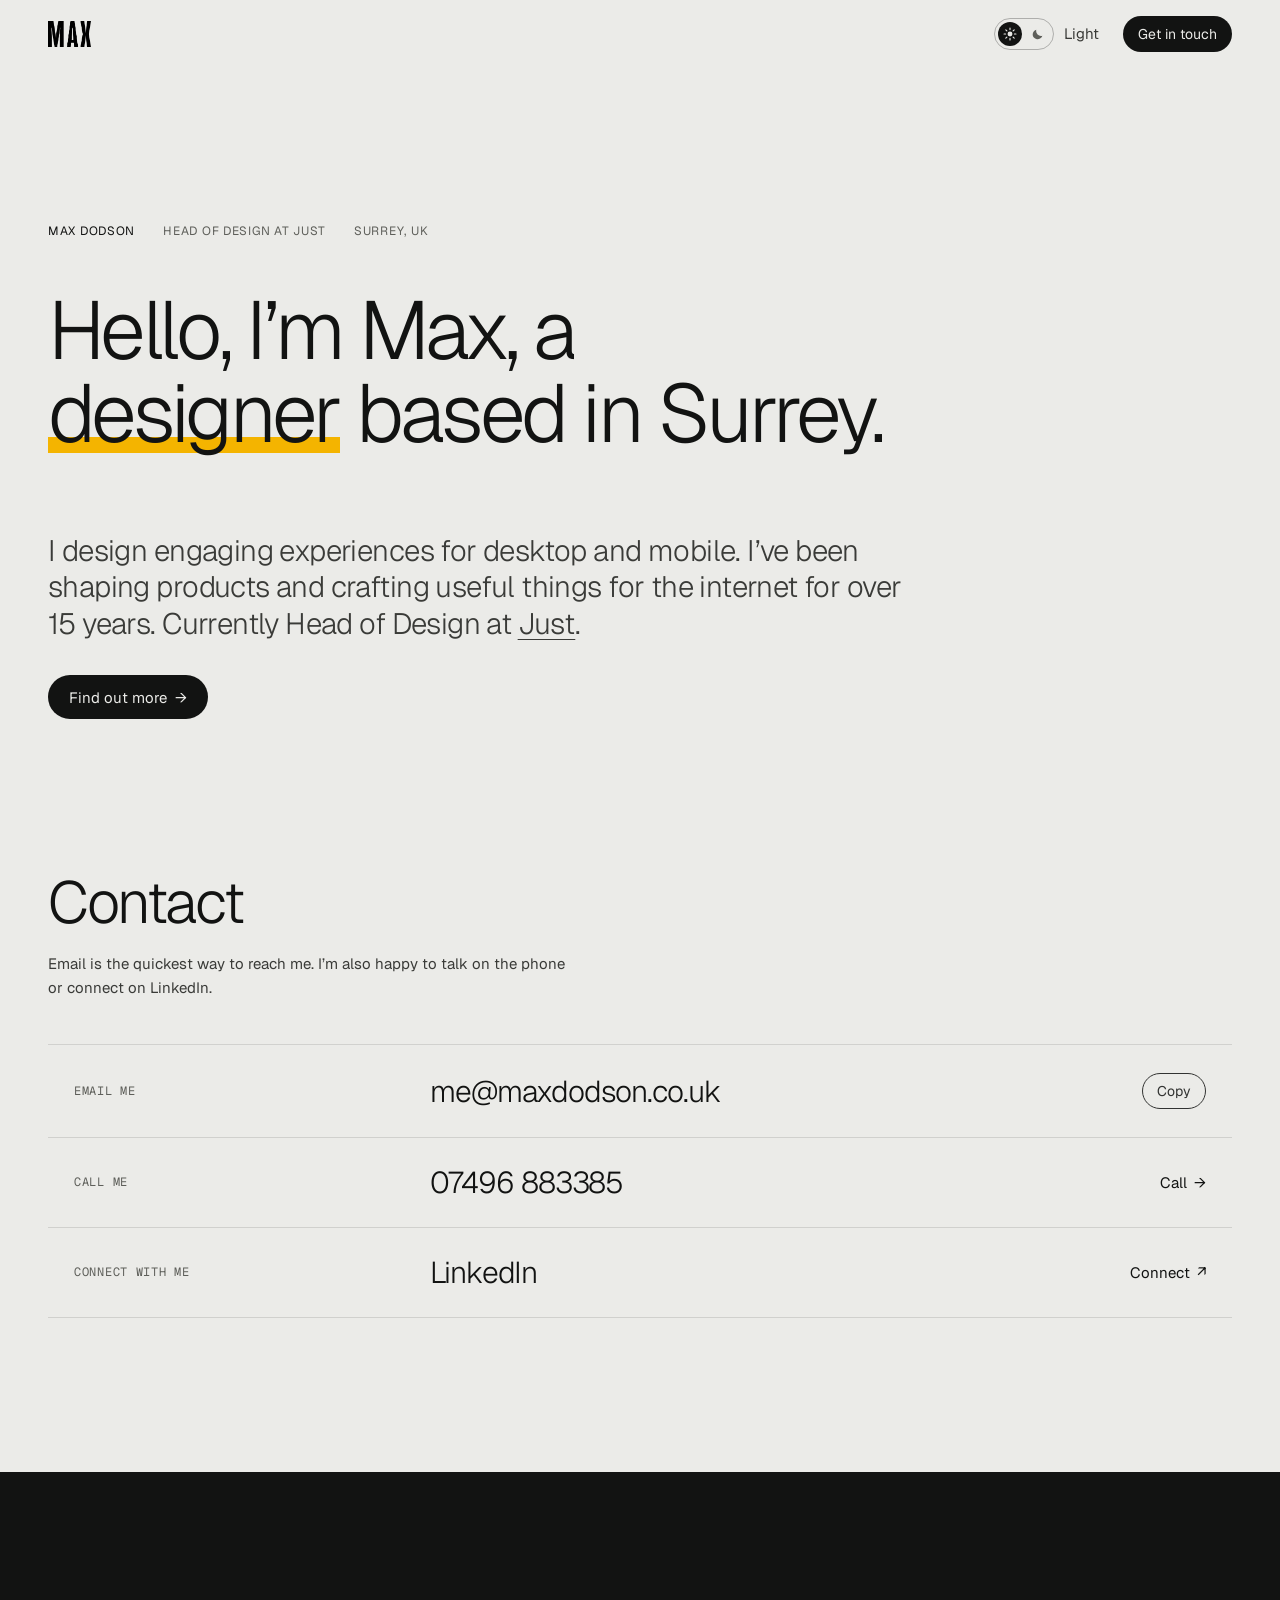
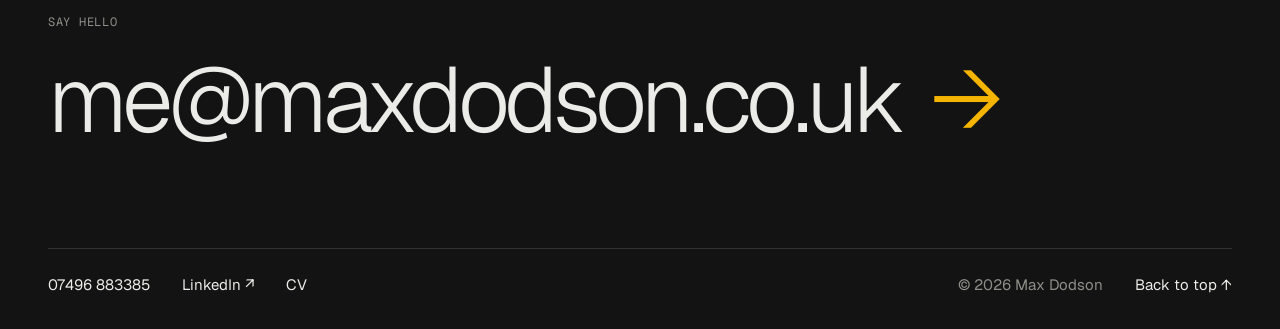
<file: index.html>
<!doctype html>
<html lang="en-GB">
<head>
<meta charset="utf-8">
<script>try{var t=localStorage.getItem('theme');if(t==='dark'||t==='light')document.documentElement.setAttribute('data-theme',t)}catch(e){}</script>
<meta name="viewport" content="width=device-width, initial-scale=1, viewport-fit=cover">
<title>Max Dodson — Designer in Surrey</title>
<meta name="description" content="Max Dodson is a designer based in Surrey with 15+ years shaping products for desktop and mobile. Currently Head of Design at Just Insure.">
<meta property="og:title" content="Max Dodson — Designer in Surrey">
<meta property="og:description" content="15+ years shaping products and crafting useful things for the internet. Currently Head of Design at Just Insure.">
<meta property="og:image" content="https://maxdodson.co.uk/assets/media/2025/08/pick-up.jpg">
<meta name="theme-color" content="#EBEBE8" media="(prefers-color-scheme: light)">
<meta name="theme-color" content="#10110F" media="(prefers-color-scheme: dark)">
<link rel="icon" href="assets/media/2025/07/favicon_25-150x150.png">
<link rel="preconnect" href="https://fonts.googleapis.com">
<link rel="preconnect" href="https://fonts.gstatic.com" crossorigin>
<link rel="stylesheet" href="https://fonts.googleapis.com/css2?family=Geist:wght@300;400;500;600&family=Geist+Mono:wght@400;500&display=swap">
<link rel="stylesheet" href="assets/site.css">
</head>
<body>
<a class="skip" href="#main">Skip to content</a>

<header class="site-head" data-head>
  <div class="wrap head-inner">
    <a class="brand" href="#top" aria-label="Max Dodson, back to top">
      <img src="assets/media/2021/11/max_black.png" alt="Max" width="43" height="26">
    </a>
    <button class="theme-switch" type="button" role="switch" aria-checked="false" aria-label="Dark mode" data-theme-toggle>
      <span class="ts-track" aria-hidden="true">
        <svg class="ts-sun" viewBox="0 0 20 20"><circle cx="10" cy="10" r="3.5" fill="currentColor"/><path d="M10 1.5v2.2M10 16.3v2.2M1.5 10h2.2M16.3 10h2.2M4 4l1.55 1.55M14.45 14.45L16 16M4 16l1.55-1.55M14.45 5.55L16 4" stroke="currentColor" stroke-width="1.6" stroke-linecap="round"/></svg>
        <svg class="ts-moon" viewBox="0 0 20 20"><path d="M16.2 12.4A7 7 0 0 1 7.6 3.8a7 7 0 1 0 8.6 8.6z" fill="currentColor"/></svg>
        <span class="ts-knob"></span>
      </span>
      <span class="ts-label" data-theme-label aria-hidden="true"></span>
    </button>
    <a class="pill pill--ink pill--sm" href="#contact">Get in touch</a>
  </div>
</header>

<main id="main">

  <!-- Intro -->
  <section class="hero home-hero wrap" id="top">
    <p class="hero-meta fade-in" style="--d:.05s">
      <span>Max Dodson</span><span>Head of Design at Just</span><span>Surrey, UK</span>
    </p>
    <h1 class="hero-title" data-split>Hello, I’m Max, a <span class="hl">designer</span> based in Surrey.</h1>
    <div class="hero-foot fade-in" style="--d:.9s">
      <p class="hero-sub">I design engaging experiences for desktop and mobile. I’ve been shaping products and crafting useful things for the internet for over 15 years. Currently Head of Design at <a href="https://www.just.insure/" target="_blank" rel="noopener">Just</a>.</p>
      <div class="hero-actions">
        <a class="pill pill--ink" href="cv/">Find out more <span class="arrow" aria-hidden="true">→</span></a>
      </div>
    </div>
  </section>

  <!-- Contact -->
  <section class="section wrap contact" id="contact" aria-labelledby="contact-title">
    <div class="sec-head">
      <h2 class="sec-title" id="contact-title">Contact</h2>
      <p class="sec-intro">Email is the quickest way to reach me. I’m also happy to talk on the phone or connect on LinkedIn.</p>
    </div>
    <ul class="contact-list" data-reveal>
      <li class="contact-row">
        <span class="label">Email me</span>
        <a class="contact-value" id="email-addr" href="mailto:me@maxdodson.co.uk">me@maxdodson.co.uk</a>
        <span class="contact-actions">
          <button class="copy-btn" type="button" data-copy="me@maxdodson.co.uk" data-copy-target="email-addr">Copy</button>
        </span>
      </li>
      <li class="contact-row">
        <span class="label">Call me</span>
        <a class="contact-value" href="tel:+447496883385">07496 883385</a>
        <span class="contact-actions"><span class="contact-go">Call <span aria-hidden="true">→</span></span></span>
      </li>
      <li class="contact-row">
        <span class="label">Connect with me</span>
        <a class="contact-value" href="https://www.linkedin.com/in/max-dodson-81049459/" target="_blank" rel="noopener">LinkedIn</a>
        <span class="contact-actions"><span class="contact-go">Connect <span aria-hidden="true">↗</span></span></span>
      </li>
    </ul>
  </section>

</main>

<footer class="site-foot" id="say-hello">
  <div class="wrap">
    <p class="label">Say hello</p>
    <a class="foot-mail" href="mailto:me@maxdodson.co.uk">me@maxdodson.co.uk <span class="arrow" aria-hidden="true">→</span></a>
    <div class="foot-row">
      <a href="tel:+447496883385">07496 883385</a>
      <a href="https://www.linkedin.com/in/max-dodson-81049459/" target="_blank" rel="noopener">LinkedIn ↗</a>
      <a href="cv/">CV</a>
      <span class="spacer">© <span data-year-now>2026</span> Max Dodson</span>
      <a href="#top">Back to top ↑</a>
    </div>
  </div>
</footer>

<script src="assets/site.js"></script>
</body>
</html>
</file>
<file: assets/site.css>
/* ==========================================================================
   Max Dodson — site
   Tokens · base · components · pages
   ========================================================================== */

:root {
  --ground: #EBEBE8;
  --surface: #F5F5F2;
  --plate: #FBFBF9;
  --ink: #121312;
  --ink-2: #3A3B38;
  --muted: #5E5F5A;
  --faint: #83847E;
  --line: rgba(18, 19, 18, 0.12);
  --line-strong: rgba(18, 19, 18, 0.28);
  --accent: #F4B400;
  --accent-ink: #121312;
  --foot-bg: #121312;
  --foot-ink: #EBEBE8;
  --foot-muted: #8E8F89;
  --shadow: 0 1px 2px rgba(18, 19, 18, .06), 0 12px 40px -12px rgba(18, 19, 18, .18);
  --logo-filter: none;
  --focus: #121312;

  --f-display: "Geist", "Helvetica Neue", Helvetica, Arial, sans-serif;
  --f-body: "Geist", "Helvetica Neue", Helvetica, Arial, sans-serif;
  --f-mono: "Geist Mono", ui-monospace, "SF Mono", Menlo, Consolas, monospace;

  --fs-hero: clamp(2.5rem, 6.4vw, 6.25rem);
  --fs-h2: clamp(2.25rem, 4.6vw, 4.25rem);
  --fs-h3: clamp(1.5rem, 2.2vw, 2rem);
  --fs-lead: clamp(1.375rem, 2.3vw, 2rem);
  --fs-body: 1.0625rem;
  --fs-small: 0.9375rem;
  --fs-label: 0.75rem;

  --gutter: clamp(16px, 4vw, 48px);
  --radius: 14px;
  --radius-sm: 8px;
  --ease-out: cubic-bezier(.16, 1, .3, 1);
  --ease-io: cubic-bezier(.65, 0, .35, 1);

  color-scheme: light;
}

@media (prefers-color-scheme: dark) {
  :root:not([data-theme="light"]) {
    --ground: #10110F;
    --surface: #181916;
    --plate: #ECECE7;
    --ink: #ECECE7;
    --ink-2: #C9CAC4;
    --muted: #93948E;
    --faint: #6E6F69;
    --line: rgba(236, 236, 231, 0.13);
    --line-strong: rgba(236, 236, 231, 0.3);
    --accent: #F6C23A;
    --accent-ink: #121312;
    --foot-bg: #1A1B18;
    --foot-ink: #ECECE7;
    --foot-muted: #8E8F89;
    --shadow: 0 1px 2px rgba(0, 0, 0, .3), 0 12px 40px -12px rgba(0, 0, 0, .6);
    --logo-filter: invert(1);
    --focus: #F6C23A;
    color-scheme: dark;
  }
}
:root[data-theme="dark"] {
  --ground: #10110F;
  --surface: #181916;
  --plate: #ECECE7;
  --ink: #ECECE7;
  --ink-2: #C9CAC4;
  --muted: #93948E;
  --faint: #6E6F69;
  --line: rgba(236, 236, 231, 0.13);
  --line-strong: rgba(236, 236, 231, 0.3);
  --accent: #F6C23A;
  --accent-ink: #121312;
  --foot-bg: #1A1B18;
  --foot-ink: #ECECE7;
  --foot-muted: #8E8F89;
  --shadow: 0 1px 2px rgba(0, 0, 0, .3), 0 12px 40px -12px rgba(0, 0, 0, .6);
  --logo-filter: invert(1);
  --focus: #F6C23A;
  color-scheme: dark;
}

/* ---------- Base ---------- */
*, *::before, *::after { box-sizing: border-box; }
html { -webkit-text-size-adjust: 100%; scroll-behavior: smooth; }
body {
  margin: 0;
  background: var(--ground);
  color: var(--ink);
  font-family: var(--f-body);
  font-size: var(--fs-body);
  line-height: 1.6;
  font-weight: 400;
  -webkit-font-smoothing: antialiased;
  text-rendering: optimizeLegibility;
  overflow-x: clip;
}
img, video { display: block; max-width: 100%; height: auto; }
a { color: inherit; }
p { margin: 0; }
h1, h2, h3, h4 { margin: 0; font-weight: 400; text-wrap: balance; }
ul, ol, dl, dd, figure { margin: 0; padding: 0; }
ul, ol { list-style: none; }
button { font: inherit; color: inherit; cursor: pointer; }
::selection { background: var(--accent); color: var(--accent-ink); }
:focus-visible { outline: 2px solid var(--focus); outline-offset: 3px; border-radius: 4px; }
/* Dark surfaces get a ring that shows against them */
.site-foot :focus-visible { outline-color: var(--accent); }
.lightbox :focus-visible { outline-color: #F2F2EE; }
.contact-row :focus-visible { outline-color: var(--ground); outline-offset: 6px; }

.wrap { width: 100%; max-width: 1360px; margin-inline: auto; padding-inline: var(--gutter); }
.section { padding-block: clamp(88px, 12vw, 168px); }
/* Back-to-back sections share one gap instead of stacking two */
.section + .section { padding-top: 0; }
/* First section after a page intro: same gap as inside the intro */
.section--after-intro { padding-top: clamp(48px, 7vw, 96px); }
.mono, .label { font-family: var(--f-mono); }
.label {
  font-size: var(--fs-label);
  letter-spacing: .06em;
  text-transform: uppercase;
  color: var(--muted);
  font-weight: 400;
}
.sr-only {
  position: absolute; width: 1px; height: 1px; padding: 0; margin: -1px;
  overflow: hidden; clip: rect(0 0 0 0); white-space: nowrap; border: 0;
}
.skip {
  position: absolute; left: var(--gutter); top: -60px; z-index: 100;
  background: var(--ink); color: var(--ground); padding: 10px 16px; border-radius: 99px;
  text-decoration: none; font-size: var(--fs-small);
}
.skip:focus { top: calc(env(safe-area-inset-top, 0px) + 12px); }

/* ---------- Pills / buttons ---------- */
.pill {
  display: inline-flex; align-items: center; gap: .5em;
  min-height: 44px; padding: 0 20px;
  border-radius: 999px;
  font-size: var(--fs-small);
  line-height: 1;
  text-decoration: none;
  white-space: nowrap;
  border: 1px solid transparent;
  background: none;
  transition: background-color .3s var(--ease-out), color .3s var(--ease-out), border-color .3s var(--ease-out), transform .3s var(--ease-out);
}
.pill .arrow { display: inline-block; transition: transform .35s var(--ease-out); }
.pill:hover .arrow { transform: translateX(3px); }
.pill:hover .arrow--ne { transform: translate(2px, -2px); }
.pill--ink { background: var(--ink); color: var(--ground); }
.pill--ink:hover { background: var(--accent); color: var(--accent-ink); }
.pill--ghost { border-color: var(--line-strong); color: var(--ink); }
.pill--ghost:hover { border-color: var(--ink); }
.pill--sm { min-height: 36px; padding: 0 14px; font-size: .875rem; }

/* ---------- Header ---------- */
.site-head {
  position: fixed; inset: 0 0 auto 0; z-index: 50;
  padding-top: env(safe-area-inset-top, 0px);
  transition: transform .5s var(--ease-out), background-color .3s, border-color .3s;
  border-bottom: 1px solid transparent;
}
.site-head.is-scrolled {
  background: color-mix(in srgb, var(--ground) 82%, transparent);
  -webkit-backdrop-filter: saturate(1.4) blur(14px);
  backdrop-filter: saturate(1.4) blur(14px);
  border-bottom-color: var(--line);
}
.site-head.is-hidden { transform: translateY(-100%); }
.head-inner { display: flex; align-items: center; gap: 24px; height: 68px; }
.brand { display: inline-flex; align-items: center; text-decoration: none; margin-right: auto; }
.brand img { height: 26px; width: auto; filter: var(--logo-filter); }
.head-back { font-size: var(--fs-small); color: var(--ink-2); text-decoration: none; display: inline-flex; gap: .5em; align-items: center; white-space: nowrap; }
.head-back:hover { color: var(--ink); }
@media (max-width: 480px) {
  .head-inner { gap: 14px; }
}

/* ---------- Light / dark switch ---------- */
.theme-switch { display: none; align-items: center; min-height: 44px; padding: 0; border: 0; background: none; border-radius: 999px; }
.js .theme-switch { display: inline-flex; }
.ts-track {
  position: relative; width: 60px; height: 32px; padding-inline: 8px;
  display: flex; align-items: center; justify-content: space-between;
  border: 1px solid var(--line-strong); border-radius: 999px; color: var(--muted);
  transition: border-color .3s;
}
.theme-switch:hover .ts-track { border-color: var(--ink); }
.ts-track svg { position: relative; z-index: 1; width: 14px; height: 14px; transition: color .35s var(--ease-out); }
.ts-knob {
  position: absolute; top: 3px; left: 3px; width: 24px; height: 24px; border-radius: 50%;
  background: var(--ink); transition: transform .45s var(--ease-out);
}
.theme-switch[aria-checked="true"] .ts-knob { transform: translateX(28px); }
/* The icon under the knob shows through in the page colour */
.theme-switch[aria-checked="false"] .ts-sun,
.theme-switch[aria-checked="true"] .ts-moon { color: var(--ground); }
.ts-label { display: none; margin-left: 10px; font-size: var(--fs-small); color: var(--ink-2); }
@media (min-width: 761px) {
  .ts-label { display: inline-block; }
}

/* ---------- Word rise (page load) ---------- */
[data-split] .w { display: inline-block; overflow: clip; vertical-align: top; padding-bottom: .06em; margin-bottom: -.06em; }
[data-split] .w > span { display: inline-block; transform: translateY(108%); animation: rise 1s var(--ease-out) forwards; animation-delay: calc(var(--i) * 38ms + 120ms); }
@keyframes rise { to { transform: translateY(0); } }
.fade-in { animation: fadeIn 1s var(--ease-out) both; animation-delay: var(--d, .6s); }
@keyframes fadeIn { from { opacity: 0; transform: translateY(12px); } to { opacity: 1; transform: none; } }

/* ---------- Scroll reveal ---------- */
[data-reveal] { transition: opacity 1s var(--ease-out), transform 1s var(--ease-out); transition-delay: var(--rd, 0s); }
[data-reveal].is-pending { opacity: 0; transform: translateY(28px); }

/* ---------- Scroll-lit words ---------- */
[data-scrub] .sw { transition: color .35s linear; color: var(--faint); }
[data-scrub] .sw.is-lit { color: var(--ink); }

/* ---------- Odometer ---------- */
.odo { display: inline-flex; font-variant-numeric: tabular-nums; }
.odo-d { display: inline-block; height: 1.1em; line-height: 1.1; overflow: hidden; }
.odo-s { display: flex; flex-direction: column; transition: transform 2s var(--ease-out); transition-delay: var(--od, 0s); }
.odo-s > span { display: block; height: 1.1em; line-height: 1.1; text-align: center; }
.odo-c { display: inline-block; line-height: 1.1; }

/* ---------- Section head ---------- */
/* Title with its intro directly underneath */
.sec-head {
  display: grid; gap: 20px;
  margin-bottom: clamp(24px, 3.5vw, 48px);
}
.sec-title { font-family: var(--f-display); font-size: var(--fs-h2); font-weight: 300; letter-spacing: -.035em; line-height: 1; }
.sec-title sup { font-family: var(--f-mono); font-size: .8rem; letter-spacing: 0; color: var(--muted); vertical-align: top; margin-left: .35em; position: relative; top: .35em; }
.sec-intro { color: var(--ink-2); max-width: 52ch; font-size: var(--fs-small); }

/* ==========================================================================
   CV page
   ========================================================================== */

/* ---------- Hero ---------- */
.hero { padding-top: calc(68px + clamp(56px, 12vw, 168px)); padding-bottom: clamp(48px, 7vw, 96px); }
.hero-meta { display: flex; flex-wrap: wrap; gap: 8px 28px; margin-bottom: clamp(28px, 4vw, 48px); }
.hero-meta span { font-size: var(--fs-label); letter-spacing: .06em; text-transform: uppercase; color: var(--muted); }
.hero-meta span:first-child { color: var(--ink); }
.hero-title {
  font-family: var(--f-display);
  font-size: var(--fs-hero);
  font-weight: 300;
  letter-spacing: -.045em;
  line-height: 1.02;
  max-width: 15.5em;
}
.hero-title .muted { color: var(--faint); }
.cs-title .muted { color: var(--muted); }
.hero-foot {
  display: flex; flex-wrap: wrap; justify-content: space-between; align-items: end; gap: 24px;
  margin-top: clamp(40px, 6vw, 80px);
}
.hero:not(.home-hero) .hero-foot { margin-top: clamp(20px, 3vw, 40px); }
.hero-sub { font-size: var(--fs-lead); font-weight: 300; letter-spacing: -.02em; line-height: 1.25; max-width: 22em; color: var(--ink-2); }
.scroll-cue { font-family: var(--f-mono); font-size: var(--fs-label); text-transform: uppercase; letter-spacing: .06em; text-decoration: none; color: var(--muted); display: inline-flex; gap: .6em; align-items: center; }
.scroll-cue span { display: inline-block; animation: bob 2.4s var(--ease-io) infinite; }
@keyframes bob { 50% { transform: translateY(4px); } }

/* ---------- Facts ---------- */
.facts-grid {
  display: grid; grid-template-columns: repeat(4, minmax(0, 1fr));
  border-top: 1px solid var(--line);
}
.fact { display: flex; flex-direction: column; gap: 10px; padding: 24px 24px 0 0; }
.fact + .fact { padding-left: 24px; border-left: 1px solid var(--line); }
.fact dd { order: -1; font-family: var(--f-display); font-weight: 300; font-size: clamp(2.5rem, 5vw, 4.5rem); letter-spacing: -.04em; line-height: 1.1; display: flex; align-items: baseline; }
.fact dd .unit { color: var(--muted); font-size: .6em; margin-left: .05em; }
.fact dt { font-size: var(--fs-small); color: var(--ink-2); max-width: 20ch; line-height: 1.4; }
@media (max-width: 900px) {
  .facts-grid { grid-template-columns: repeat(2, minmax(0, 1fr)); }
  .fact:nth-child(3) { padding-left: 0; border-left: 0; }
  .fact:nth-child(n+3) { border-top: 1px solid var(--line); margin-top: 24px; }
}

/* ---------- Leadership ---------- */
.lead-cols { display: grid; grid-template-columns: repeat(3, minmax(0, 1fr)); border-top: 1px solid var(--line); }
.lead-col { padding: 24px 24px 0 0; }
.lead-col + .lead-col { padding-left: 24px; border-left: 1px solid var(--line); }
.lead-col h3 { font-size: var(--fs-body); font-weight: 500; margin-bottom: 10px; }
.lead-col p { font-size: var(--fs-small); color: var(--ink-2); line-height: 1.5; max-width: 38ch; }
@media (max-width: 760px) {
  /* Stacked rows spaced and ruled like the AI tools list */
  .lead-cols { grid-template-columns: 1fr; border-top: 0; border-bottom: 1px solid var(--line); }
  .lead-col, .lead-col + .lead-col { padding: 28px 0; border-left: 0; border-top: 1px solid var(--line); }
}

/* ---------- Brief ---------- */
.split { display: grid; grid-template-columns: minmax(0, 1fr) minmax(0, 2fr); gap: 24px 48px; }
.brief-body { display: grid; gap: 28px; }
.lead { font-family: var(--f-display); font-size: var(--fs-lead); font-weight: 300; letter-spacing: -.025em; line-height: 1.3; }
/* Supporting paragraphs stack one under another */
.brief-cols { display: grid; gap: 28px; color: var(--ink-2); margin-top: 20px; }
@media (max-width: 760px) {
  .split { grid-template-columns: 1fr; }
}

/* ---------- Contact ---------- */
.contact { padding-top: 0; }
.contact-list { border-top: 1px solid var(--line); }
.contact-row {
  position: relative; isolation: isolate;
  /* Fixed action column so the values line up across rows */
  display: grid; grid-template-columns: minmax(0, 1fr) minmax(0, 2fr) 7rem; gap: 16px 48px; align-items: center;
  /* 26px either side on larger screens, easing down to 12px on phones */
  padding: clamp(18px, 2.4vw, 28px) clamp(12px, 3vw, 26px);
  border-bottom: 1px solid var(--line);
  overflow: hidden;
}
.contact-row::before {
  content: ""; position: absolute; inset: 0 calc(var(--gutter) * -1); z-index: -1;
  background: var(--ink);
  transform: scaleY(0); transform-origin: bottom;
  transition: transform .55s var(--ease-out);
}
.contact-row:hover::before, .contact-row:focus-within::before { transform: scaleY(1); }
.contact-row:hover, .contact-row:focus-within { color: var(--ground); }
.contact-row:hover .label, .contact-row:focus-within .label { color: var(--faint); }
.contact-row .label { transition: color .3s; }
.contact-value {
  font-family: var(--f-display); font-weight: 300; font-size: clamp(1.3rem, 1.6vw + .6rem, 2rem); letter-spacing: -.035em; line-height: 1.1;
  text-decoration: none; overflow-wrap: anywhere;
}
.contact-value::after { content: ""; position: absolute; inset: 0; z-index: 0; }
.contact-actions { position: relative; z-index: 1; display: flex; gap: 8px; align-items: center; justify-content: flex-end; font-size: var(--fs-small); }
.contact-go { display: inline-flex; gap: .5em; align-items: center; transition: transform .45s var(--ease-out); }
.contact-row:hover .contact-go { transform: translateX(-6px); }
.copy-btn {
  min-height: 36px; padding: 0 14px; border-radius: 999px; border: 1px solid currentColor; background: none;
  font-size: .875rem; opacity: .85;
}
.copy-btn:hover { opacity: 1; }
@media (max-width: 760px) {
  .contact-row { grid-template-columns: 1fr auto; column-gap: 12px; }
  .contact-row .label { grid-column: 1 / -1; }
}

/* ---------- Disciplines ---------- */
/* Full lines are justified edge to edge; each item stays in one piece */
.disc-list {
  text-align: justify; text-align-last: left;
  font-family: var(--f-display); font-weight: 300; font-size: clamp(1.625rem, 3.2vw, 2.75rem); letter-spacing: -.03em; line-height: 1.45;
}
.disc-list li { display: inline-block; white-space: nowrap; }
/* Dots trail each item so a wrapped line never starts with one */
.disc-list li:not(:last-child)::after { content: ""; display: inline-block; width: 7px; height: 7px; border-radius: 50%; background: var(--accent); margin: 0 .3em 0 .55em; vertical-align: .28em; }
@media (max-width: 760px) {
  .disc-list { text-align: left; }
}
/* Highlighter swipe, drawn as the list scrolls into view */
.disc-hl {
  background: linear-gradient(var(--accent), var(--accent)) no-repeat 0 86% / 100% .2em;
  transition: background-size 1s var(--ease-out) .35s;
}
.disc-list.is-pending .disc-hl { background-size: 0 .2em; }

/* ---------- Timeline ---------- */
.tl { display: grid; grid-template-columns: 220px minmax(0, 1fr); gap: 0 32px; }
.tl-side { position: relative; }
.tl-sticky { position: sticky; top: calc(env(safe-area-inset-top, 0px) + 120px); display: grid; gap: 10px; }
.tl-year { font-family: var(--f-display); font-weight: 300; font-size: clamp(3.5rem, 6vw, 5.5rem); letter-spacing: -.05em; line-height: 1.1; }
.tl-now { font-size: var(--fs-label); letter-spacing: .06em; text-transform: uppercase; color: var(--muted); transition: opacity .3s; }
.tl-now.is-swapping { opacity: 0; }
.tl-track { position: relative; padding-left: 56px; }
.tl-list { display: grid; gap: clamp(72px, 9vw, 128px); }
.tl-track::before, .tl-fill {
  content: ""; position: absolute; left: 11px; top: 8px; bottom: 0; width: 1px; background: var(--line-strong);
}
.tl-fill { background: var(--accent); width: 3px; left: 10px; transform-origin: top; transform: scaleY(var(--p, 0)); border-radius: 3px; }
.tl-item { position: relative; }
.tl-node {
  position: absolute; left: -56px; top: 4px;
  width: 23px; height: 23px; border-radius: 50%;
  background: var(--ground); border: 1px solid var(--line-strong);
  display: grid; place-items: center;
  transition: border-color .4s;
}
.tl-node::after { content: ""; width: 9px; height: 9px; border-radius: 50%; background: var(--line-strong); transition: background-color .4s, transform .5s var(--ease-out); }
.tl-item.is-passed .tl-node { border-color: var(--accent); }
.tl-item.is-passed .tl-node::after { background: var(--accent); transform: scale(1.25); }

/* Entries with media show it full width underneath the text */
.tl-item--feature { display: grid; gap: 32px; }
.tl-item--feature > .media { aspect-ratio: 16 / 9; }
.tl-text { display: grid; gap: 14px; align-content: start; }
.tl-logo {
  width: 132px; height: 56px; border-radius: var(--radius-sm); background: var(--plate);
  display: grid; place-items: center; padding: 10px 16px; margin-bottom: 6px;
  border: 1px solid var(--line);
}
.tl-logo img { max-height: 32px; width: auto; max-width: 100%; object-fit: contain; }
.tl-date { font-family: var(--f-mono); font-size: .8125rem; color: var(--muted); letter-spacing: .02em; }
.tl-date b { font-weight: 400; color: var(--ink); }
.tl-badge {
  display: inline-flex; align-items: center; gap: 5px; margin-left: 6px; padding: 3px 9px 3px 7px; border-radius: 999px;
  background: var(--accent); color: var(--accent-ink);
  font-size: .6875rem; letter-spacing: .06em; text-transform: uppercase; vertical-align: 1px;
}
.tl-badge svg { width: 11px; height: 11px; flex: none; }
.tl-role { font-family: var(--f-display); font-size: var(--fs-h3); font-weight: 400; letter-spacing: -.025em; line-height: 1.15; }
.tl-role .tl-co { color: var(--muted); font-weight: 300; }
.tl-kind { font-size: var(--fs-small); color: var(--ink-2); }
.tl-desc { color: var(--ink-2); max-width: 62ch; display: grid; gap: 14px; }
.tl-more summary {
  cursor: pointer; list-style: none; font-size: var(--fs-small); color: var(--ink); display: inline-flex; gap: .5em; align-items: center;
  padding-block: 8px;
}
.tl-more summary::-webkit-details-marker { display: none; }
.tl-more summary::after { content: "+"; font-family: var(--f-mono); transition: transform .3s var(--ease-out); }
.tl-more[open] summary::after { transform: rotate(45deg); }
.tl-more summary .less { display: none; }
.tl-more[open] summary .more { display: none; }
.tl-more[open] summary .less { display: inline; }
.tl-more > div { display: grid; gap: 14px; padding-top: 8px; }
.tl-award {
  display: inline-flex; align-items: center; gap: 10px; justify-self: start;
  font-size: .875rem; text-decoration: none; color: var(--ink-2);
  padding: 8px 14px 8px 8px; border-radius: 999px; background: var(--surface); border: 1px solid var(--line);
}
.tl-award b { font-family: var(--f-mono); font-weight: 500; font-size: .6875rem; letter-spacing: .06em; background: var(--ink); color: var(--ground); padding: 4px 8px; border-radius: 999px; }
.tl-award:hover { border-color: var(--line-strong); color: var(--ink); }
.tl-actions { display: flex; flex-wrap: wrap; gap: 10px; margin-top: 10px; }

.media {
  position: relative; overflow: hidden; border-radius: var(--radius); background: var(--surface);
  aspect-ratio: 4 / 3.2; max-width: 100%;
}
.media > img, .media > video { width: 100%; height: 100%; object-fit: cover; transform: translateY(var(--py, 0)) scale(1.1); will-change: transform; }
.media-tag {
  position: absolute; left: 14px; bottom: 14px; z-index: 1;
  font-family: var(--f-mono); font-size: .6875rem; letter-spacing: .06em; text-transform: uppercase;
  background: rgba(18, 19, 18, .72); color: #F2F2EE; padding: 6px 10px; border-radius: 999px;
  -webkit-backdrop-filter: blur(8px); backdrop-filter: blur(8px);
}
a.media { display: block; }
a.media:hover > img { transform: translateY(var(--py, 0)) scale(1.14); }
a.media > img { transition: transform 1.2s var(--ease-out); }

@media (max-width: 1000px) {
  .tl { grid-template-columns: 1fr; }
  .tl-side { display: none; }
}
@media (max-width: 560px) {
  .tl-track { padding-left: 40px; }
  .tl-node { left: -40px; }
}

/* ---------- Design tools ---------- */
.tool-list { border-top: 1px solid var(--line); }
.tool-list li {
  display: flex; justify-content: space-between; align-items: baseline; gap: 16px;
  padding-block: 14px; border-bottom: 1px solid var(--line);
  font-family: var(--f-display); font-weight: 300; font-size: clamp(1.5rem, 2.6vw, 2.25rem); letter-spacing: -.03em; line-height: 1.15;
  transition: padding .45s var(--ease-out), color .3s;
}
.tool-list li:hover { padding-left: 12px; }
.tool-list li small { font-family: var(--f-mono); font-size: .75rem; letter-spacing: .02em; color: var(--muted); font-weight: 400; }
/* Two columns on wider screens; each column keeps its own top rule */
.tool-list--cols { display: grid; grid-template-columns: repeat(2, minmax(0, 1fr)); column-gap: clamp(40px, 6vw, 96px); border-top: 0; }
.tool-list--cols li:nth-child(-n+2) { border-top: 1px solid var(--line); }
@media (max-width: 760px) {
  .tool-list--cols { grid-template-columns: 1fr; }
  .tool-list--cols li:nth-child(2) { border-top: 0; }
}

/* ---------- AI tools ---------- */
.ai-list { display: grid; grid-template-columns: repeat(2, minmax(0, 1fr)); column-gap: clamp(40px, 6vw, 96px); border-bottom: 1px solid var(--line); }
.ai-item {
  display: grid; grid-template-columns: 48px minmax(0, 1fr); gap: 20px; align-items: start;
  padding-block: clamp(24px, 3vw, 36px); border-top: 1px solid var(--line);
}
.ai-item--lead { grid-column: 1 / -1; }
.ai-logo { width: 48px; height: 48px; border-radius: 12px; }
.ai-text { display: grid; gap: 8px; }
.ai-name { font-family: var(--f-display); font-size: var(--fs-h3); font-weight: 400; letter-spacing: -.025em; line-height: 1.15; }
.ai-desc { color: var(--ink-2); max-width: 60ch; }
.ai-item--lead .ai-desc { max-width: 78ch; }
@media (max-width: 760px) {
  .ai-list { grid-template-columns: 1fr; }
  .ai-item { grid-template-columns: 40px minmax(0, 1fr); gap: 16px; }
  .ai-logo { width: 40px; height: 40px; border-radius: 10px; }
}

/* ---------- Gallery ---------- */
.filters { display: flex; flex-wrap: wrap; gap: 8px; margin-bottom: 32px; }
.chip {
  min-height: 40px; padding: 0 16px; border-radius: 999px; border: 1px solid var(--line-strong); background: none;
  font-size: .875rem; display: inline-flex; align-items: center; gap: 8px;
  transition: background-color .3s, color .3s, border-color .3s;
}
.chip sup { font-family: var(--f-mono); font-size: .6875rem; color: var(--muted); top: 0; }
.chip:hover { border-color: var(--ink); }
.chip[aria-pressed="true"] { background: var(--ink); color: var(--ground); border-color: var(--ink); }
.chip[aria-pressed="true"] sup { color: var(--faint); }
/* Expanding strip: tall slices, one opens wide and the strip drifts to keep it centred */
.reel {
  --h: clamp(300px, 42vw, 580px); --w: 90px; --a: 640px; --gap: clamp(8px, 1vw, 12px); --dur: 1.1s;
  position: relative; overflow: hidden; height: var(--h);
  touch-action: pan-y; user-select: none; -webkit-user-select: none;
}
.reel-track {
  display: flex; gap: var(--gap); height: 100%; width: max-content;
  transition: transform var(--dur) var(--ease-io); will-change: transform;
}
.reel-panel {
  position: relative; flex: none; width: var(--w); height: 100%; padding: 0; border: 0;
  border-radius: var(--radius-sm); overflow: hidden; background: var(--surface); cursor: pointer;
  transition: width var(--dur) var(--ease-io);
}
.reel-panel.is-active { width: var(--a); cursor: zoom-in; }
/* Crop from the top so websites show their header first */
.reel-panel img { width: 100%; height: 100%; object-fit: cover; object-position: center top; -webkit-user-drag: none; pointer-events: none; }
.reel.is-still .reel-track, .reel.is-still .reel-panel { transition: none; }
.reel-ui { display: flex; justify-content: space-between; align-items: center; gap: 16px; margin-top: 24px; }
.reel-cap { padding: 0; border: 0; background: none; text-align: left; font-size: var(--fs-small); line-height: 1.35; }
.reel-cap small { display: block; font-family: var(--f-mono); font-size: .6875rem; letter-spacing: .05em; text-transform: uppercase; color: var(--muted); margin-bottom: 2px; }
.reel-cap:hover span { text-decoration: underline; text-underline-offset: .18em; }
.reel-nav { display: flex; align-items: center; gap: 8px; }
.reel-count { font-family: var(--f-mono); font-size: .8125rem; letter-spacing: .04em; color: var(--muted); margin-right: 8px; }

/* ---------- Lightbox ---------- */
.lightbox {
  width: 100%; height: 100%; max-width: none; max-height: none; margin: 0; padding: 0; border: 0;
  background: rgba(10, 10, 9, .94); color: #F2F2EE;
}
.lightbox[open] { display: grid; grid-template-rows: auto minmax(0, 1fr) auto; animation: lbIn .4s var(--ease-out); }
.lightbox::backdrop { background: transparent; }
@keyframes lbIn { from { opacity: 0; } }
.lb-bar { display: flex; justify-content: space-between; align-items: center; gap: 16px; padding: calc(env(safe-area-inset-top, 0px) + 14px) var(--gutter) 14px; }
.lb-count { font-family: var(--f-mono); font-size: .8125rem; letter-spacing: .04em; opacity: .7; }
.lb-stage { display: grid; place-items: center; padding: 8px var(--gutter); min-height: 0; }
.lb-stage img { max-width: 100%; max-height: 100%; object-fit: contain; border-radius: 6px; animation: lbImg .5s var(--ease-out); }
@keyframes lbImg { from { opacity: 0; transform: scale(.98); } }
.lb-foot { display: flex; justify-content: space-between; align-items: center; gap: 16px; padding: 14px var(--gutter) calc(env(safe-area-inset-bottom, 0px) + 18px); }
.lb-cap { font-size: var(--fs-small); }
.lb-cap small { display: block; font-family: var(--f-mono); font-size: .6875rem; letter-spacing: .05em; text-transform: uppercase; opacity: .6; }
.lb-btn { min-width: 44px; min-height: 44px; border-radius: 999px; border: 1px solid rgba(242, 242, 238, .3); background: none; color: inherit; padding: 0 16px; font-size: .875rem; }
.lb-btn:hover { border-color: #F2F2EE; }
.lb-nav { display: flex; gap: 8px; }

/* ---------- Film ---------- */
.film-grid { display: grid; grid-template-columns: repeat(2, minmax(0, 1fr)); gap: 20px; }
.film-grid .film--lead { grid-column: 1 / -1; }
.film { display: grid; gap: 14px; }
.film-frame {
  position: relative; overflow: hidden; border-radius: var(--radius); background: #0d0d0c; aspect-ratio: 16 / 9; max-width: 100%;
}
.film-frame video, .film-frame img, .film-frame iframe { position: absolute; inset: 0; width: 100%; height: 100%; object-fit: cover; border: 0; }
.film-frame img { transition: transform 1.2s var(--ease-out), opacity .4s; }
.film-play {
  position: absolute; inset: 0; z-index: 2; width: 100%; border: 0; padding: 0; background: transparent;
  display: grid; place-items: center; color: #121312;
}
.film-play span {
  display: inline-flex; align-items: center; gap: 10px;
  min-height: 52px; padding: 0 22px 0 18px; border-radius: 999px;
  background: rgba(245, 245, 242, .92); font-size: .9375rem;
  -webkit-backdrop-filter: blur(10px); backdrop-filter: blur(10px);
  transition: transform .5s var(--ease-out), background-color .3s;
}
.film-play svg { width: 14px; height: 14px; }
.film-play:hover span { transform: scale(1.06); background: var(--accent); }
.film-frame:hover img { transform: scale(1.04); }
.film-cap { display: flex; justify-content: space-between; gap: 16px; align-items: baseline; }
.film-cap h3 { font-family: var(--f-display); font-size: 1.25rem; letter-spacing: -.02em; font-weight: 400; }
.film-cap p { font-family: var(--f-mono); font-size: .75rem; color: var(--muted); letter-spacing: .03em; white-space: nowrap; }
@media (max-width: 760px) {
  .film-grid { grid-template-columns: 1fr; }
  .film-cap { flex-direction: column; gap: 4px; }
}

/* ---------- Footer ---------- */
.site-foot { background: var(--foot-bg); color: var(--foot-ink); padding-block: clamp(80px, 11vw, 150px) calc(env(safe-area-inset-bottom, 0px) + 32px); }
.site-foot .label { color: var(--foot-muted); }
.foot-mail {
  display: inline-flex; align-items: center; gap: .3em; flex-wrap: wrap;
  margin-top: 20px;
  font-family: var(--f-display); font-weight: 300; font-size: clamp(2.1rem, 7.2vw, 7rem); letter-spacing: -.05em; line-height: 1.02;
  text-decoration: none; overflow-wrap: anywhere;
  background: linear-gradient(currentColor, currentColor) no-repeat 0 100% / 0 2px;
  transition: background-size .7s var(--ease-out);
}
.foot-mail:hover { background-size: 100% 2px; }
.foot-mail .arrow { display: inline-block; color: var(--accent); transition: transform .6s var(--ease-out); }
.foot-mail:hover .arrow { transform: translateX(.12em) rotate(-45deg); }
.foot-row {
  display: flex; flex-wrap: wrap; gap: 12px 32px; align-items: center;
  margin-top: clamp(56px, 8vw, 112px); padding-top: 24px; border-top: 1px solid rgba(236, 236, 231, .14);
  font-size: var(--fs-small); color: var(--foot-muted);
}
.foot-row a { text-decoration: none; color: var(--foot-ink); }
.foot-row a:hover { text-decoration: underline; text-underline-offset: 4px; }
.foot-row .spacer { margin-left: auto; }
@media (max-width: 560px) { .foot-row .spacer { margin-left: 0; } }

/* ==========================================================================
   Case study pages
   ========================================================================== */
.cs-hero { padding-top: calc(68px + clamp(48px, 9vw, 128px)); padding-bottom: clamp(40px, 6vw, 72px); }
.cs-eyebrow { display: flex; align-items: center; gap: 16px; flex-wrap: wrap; margin-bottom: clamp(28px, 4vw, 44px); }
.cs-eyebrow .tl-logo { margin: 0; }
.cs-title {
  font-family: var(--f-display); font-size: clamp(2rem, 4.4vw, 4.25rem); font-weight: 300; letter-spacing: -.04em; line-height: 1.08;
  max-width: 21em;
}
.chips { display: flex; flex-wrap: wrap; gap: 8px; margin-top: clamp(28px, 4vw, 44px); }
.chips li { font-size: .8125rem; padding: 7px 13px; border-radius: 999px; border: 1px solid var(--line-strong); color: var(--ink-2); }

.cs-meta { display: grid; grid-template-columns: minmax(0, 1fr) minmax(0, 1fr); gap: 0 clamp(32px, 5vw, 80px); border-top: 1px solid var(--line); }
.cs-meta > div { display: grid; grid-template-columns: 110px 20px minmax(0, 1fr); gap: 8px; padding-block: 16px; border-bottom: 1px solid var(--line); align-items: baseline; }
.cs-meta dt { font-family: var(--f-mono); font-size: var(--fs-label); letter-spacing: .06em; text-transform: uppercase; color: var(--muted); }
.cs-meta .corner { color: var(--faint); font-family: var(--f-mono); font-size: .8rem; }
.cs-meta dd { font-size: var(--fs-small); }
.cs-meta dd a { text-underline-offset: 4px; }
@media (max-width: 760px) { .cs-meta { grid-template-columns: 1fr; } }

.cs-cover { margin-top: clamp(40px, 6vw, 80px); aspect-ratio: 16 / 8; }
@media (max-width: 760px) { .cs-cover { aspect-ratio: 4 / 3; } }

.stats { display: grid; grid-template-columns: repeat(3, minmax(0, 1fr)); border-top: 1px solid var(--line); }
.stat { padding: 28px 28px 0 0; display: flex; flex-direction: column; gap: 12px; }
.stat + .stat { padding-left: 28px; border-left: 1px solid var(--line); }
.stat-num { font-family: var(--f-display); font-weight: 300; font-size: clamp(3rem, 7vw, 6.5rem); letter-spacing: -.05em; line-height: 1.1; display: flex; align-items: baseline; }
.stat-num .unit { font-size: .5em; color: var(--muted); margin-left: .06em; }
.stat-num .unit--word { margin-left: .2em; letter-spacing: -.03em; }
.stat p { color: var(--ink-2); font-size: var(--fs-small); max-width: 26ch; }
@media (max-width: 760px) {
  .stats { grid-template-columns: 1fr; }
  .stat + .stat { padding-left: 0; border-left: 0; border-top: 1px solid var(--line); margin-top: 28px; }
}

.bullets { border-top: 1px solid var(--line); counter-reset: none; max-width: 72ch; }
.bullets li { padding-block: 18px; border-bottom: 1px solid var(--line); color: var(--ink-2); display: grid; grid-template-columns: 28px minmax(0, 1fr); gap: 8px; }
.bullets li::before { content: "↳"; color: var(--faint); font-family: var(--f-mono); }
.bullets strong { color: var(--ink); font-weight: 600; }
.resp { display: grid; gap: 28px; }
.resp-intro { font-size: clamp(1.125rem, 1.6vw, 1.375rem); font-weight: 300; letter-spacing: -.015em; line-height: 1.45; max-width: 52ch; }

.block-head { display: flex; justify-content: space-between; align-items: end; gap: 24px; flex-wrap: wrap; margin-bottom: 32px; }
.block-title { font-family: var(--f-display); font-size: clamp(1.75rem, 3.2vw, 2.75rem); font-weight: 300; letter-spacing: -.035em; line-height: 1.05; }
.block-title sup { font-family: var(--f-mono); font-size: .75rem; color: var(--muted); letter-spacing: 0; margin-left: .4em; }
/* Title and intro span the full content width */
.block-head > div { flex: 1 1 100%; }
.block-sub { color: var(--ink-2); font-size: var(--fs-small); margin-top: 12px; }
/* Impact-style figures sitting between a block header and its images */
.block-stats { margin-bottom: clamp(40px, 5vw, 64px); }

/* Horizontal phone scroller */
.scroller { position: relative; }
.scroller-track {
  display: flex; gap: clamp(14px, 2vw, 28px);
  overflow-x: auto; overscroll-behavior-x: contain;
  scroll-snap-type: x mandatory; scroll-padding-inline: var(--gutter);
  padding-inline: var(--gutter); padding-bottom: 8px;
  scrollbar-width: none; cursor: grab;
}
.scroller-track::-webkit-scrollbar { display: none; }
.scroller-track.is-dragging { cursor: grabbing; scroll-snap-type: none; }
.scroller-track.is-dragging * { pointer-events: none; }
.screen { flex: none; scroll-snap-align: start; display: grid; gap: 12px; }
.screen img { height: clamp(380px, 62vh, 640px); width: auto; aspect-ratio: 856 / 1731; object-fit: contain; -webkit-user-drag: none; user-select: none; transition: transform .8s var(--ease-out); }
.screen:hover img { transform: translateY(-8px); }
.screen figcaption { font-family: var(--f-mono); font-size: .75rem; letter-spacing: .04em; color: var(--muted); display: flex; gap: 10px; }
.screen figcaption b { color: var(--ink); font-weight: 400; }
.scroller-ui { display: flex; align-items: center; gap: 16px; margin-top: 24px; }
.scroller-bar { flex: 1; height: 2px; background: var(--line); border-radius: 2px; overflow: hidden; }
.scroller-bar span { display: block; height: 100%; background: var(--ink); transform-origin: left; transform: scaleX(var(--sp, .1)); transition: transform .2s linear; }
.scroller-btns { display: flex; gap: 8px; }
.round-btn { width: 44px; height: 44px; border-radius: 50%; border: 1px solid var(--line-strong); background: none; display: grid; place-items: center; transition: background-color .3s, color .3s, border-color .3s; }
.round-btn:hover { background: var(--ink); color: var(--ground); border-color: var(--ink); }
.round-btn:disabled { opacity: .35; pointer-events: none; }
/* One wide image shown at a readable size, scrolled freely rather than snapped */
.scroller--map .scroller-track { scroll-snap-type: none; }
.map-img { flex: none; height: 984px; width: auto; max-width: none; border-radius: var(--radius); -webkit-user-drag: none; user-select: none; }
@media (max-width: 760px) {
  .map-img { height: 560px; }
}

/* Web / image mosaic */
.mosaic { display: grid; grid-template-columns: repeat(6, minmax(0, 1fr)); gap: clamp(12px, 1.6vw, 20px); }
.mosaic figure { display: grid; gap: 10px; }
.mosaic .m-frame { border-radius: var(--radius); overflow: hidden; background: var(--surface); border: 1px solid var(--line); }
.mosaic .m-frame img { width: 100%; height: 100%; object-fit: cover; object-position: top; transition: transform 1.2s var(--ease-out); }
.mosaic figure:hover .m-frame img { transform: scale(1.03); }
.mosaic figcaption { font-family: var(--f-mono); font-size: .75rem; letter-spacing: .04em; color: var(--muted); }
.m-6 { grid-column: span 6; } .m-4 { grid-column: span 4; } .m-3 { grid-column: span 3; } .m-2 { grid-column: span 2; }
.m-frame.r-desk { aspect-ratio: 16 / 10; }
.m-frame.r-wide { aspect-ratio: 21 / 9; }
.m-frame.r-phone { aspect-ratio: 856 / 1731; background: transparent; border: 0; }
.m-frame.r-phone img { object-fit: contain; }
.m-frame.r-photo { aspect-ratio: 4 / 3; }
/* Whole image, uncropped, at its own shape */
.m-frame.r-full img { height: auto; }
@media (max-width: 900px) {
  .m-4, .m-3 { grid-column: span 6; }
  .m-2 { grid-column: span 2; }
}
@media (max-width: 560px) {
  .m-2 { grid-column: span 3; }
}

/* A full-width film above the reels */
.film-top { margin-bottom: clamp(24px, 3vw, 40px); }

/* Vertical ad films */
.reels { display: grid; grid-template-columns: minmax(0, 1fr) minmax(0, 1fr) minmax(0, 3.16fr); gap: clamp(12px, 2vw, 24px); align-items: start; }
.reel .film-frame { aspect-ratio: 9 / 16; }
.reel--wide .film-frame { aspect-ratio: 16 / 9; }
@media (max-width: 1000px) {
  .reels { grid-template-columns: repeat(2, minmax(0, 1fr)); }
  .reels .reel--wide { grid-column: 1 / -1; }
}

/* Next project */
.next {
  display: grid; grid-template-columns: minmax(0, 1fr) auto; align-items: end; gap: 24px;
  padding-block: clamp(40px, 6vw, 72px);
  border-top: 1px solid var(--line);
  text-decoration: none;
}
.next .label { grid-column: 1 / -1; }
.next-title { font-family: var(--f-display); font-weight: 300; font-size: clamp(3rem, 10vw, 9.5rem); letter-spacing: -.055em; line-height: .95; transition: transform .8s var(--ease-out); }
.next-arrow { width: clamp(56px, 7vw, 96px); height: clamp(56px, 7vw, 96px); border-radius: 50%; background: var(--ink); color: var(--ground); display: grid; place-items: center; font-size: clamp(1.25rem, 2vw, 1.75rem); transition: background-color .4s, color .4s, transform .8s var(--ease-out); }
.next:hover .next-title { transform: translateX(16px); }
.next:hover .next-arrow { background: var(--accent); color: var(--accent-ink); transform: rotate(-45deg); }

/* ==========================================================================
   Homepage
   ========================================================================== */
/* Same gap to the next section as everywhere else */
.home-hero { padding-bottom: clamp(88px, 12vw, 168px); }
.home-hero .hero-title { max-width: 12.5em; }
/* Highlighter swipe under "designer", drawn once the words have risen */
.hl {
  background: linear-gradient(var(--accent), var(--accent)) no-repeat 0 86% / 0 .2em;
  animation: swipe 1s var(--ease-out) .85s forwards;
}
@keyframes swipe { to { background-size: 100% .2em; } }
.home-hero .hero-sub { max-width: 30em; }
/* Button sits under the intro, lined up with its left edge */
.home-hero .hero-foot { flex-direction: column; align-items: flex-start; gap: 32px; }
.hero-sub a { text-decoration-thickness: 1px; text-underline-offset: .18em; }
.hero-sub a:hover { text-decoration-color: var(--accent); }
.hero-actions { display: flex; flex-wrap: wrap; gap: 10px; }

/* ---------- Reduced motion ---------- */
@media (prefers-reduced-motion: reduce) {
  html { scroll-behavior: auto; }
  *, *::before, *::after { animation-duration: .001ms !important; animation-delay: 0s !important; animation-iteration-count: 1 !important; transition-duration: .001ms !important; transition-delay: 0s !important; }
  [data-reveal].is-pending { opacity: 1; transform: none; }
  .media > img, .media > video { transform: none; }
  .hl { background-size: 100% .2em; }
}
</file>
